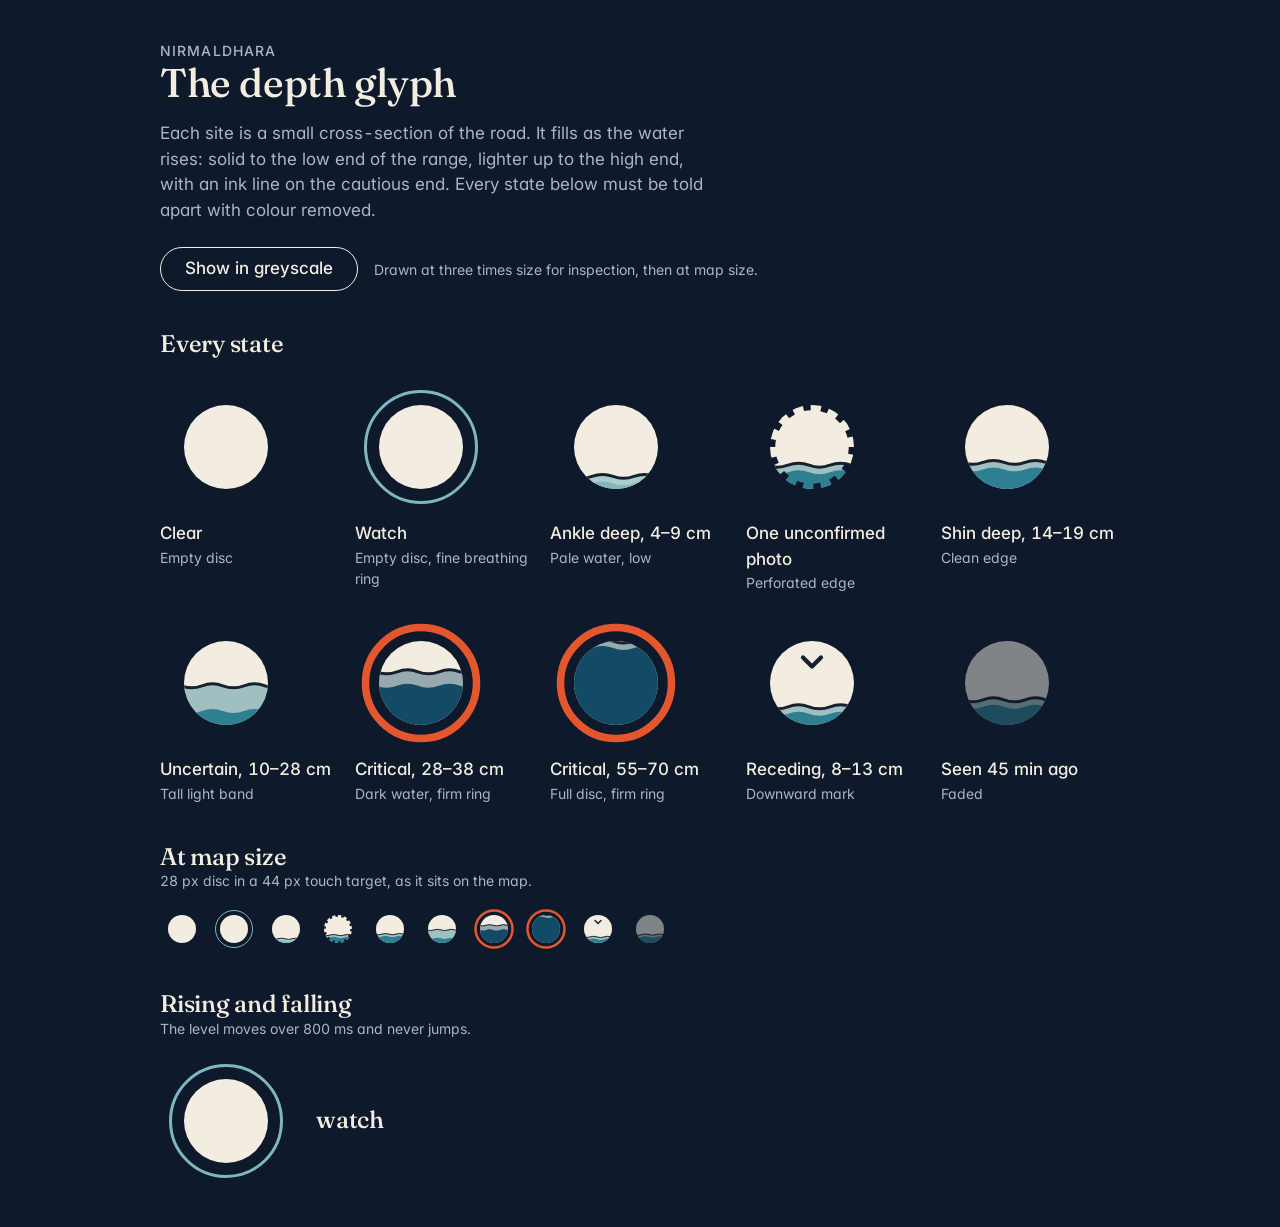
<file: web/glyph-gallery.html>
<!doctype html>
<html lang="en">
<head>
<meta charset="utf-8">
<meta name="viewport" content="width=device-width, initial-scale=1">
<title>Depth glyph gallery</title>
<link rel="preconnect" href="https://fonts.googleapis.com">
<link rel="preconnect" href="https://fonts.gstatic.com" crossorigin>
<link rel="stylesheet" href="https://fonts.googleapis.com/css2?family=Fraunces:opsz,wght@9..144,400..600&family=Inter:wght@400;500;600&display=swap">
<link rel="stylesheet" href="tokens.css">
<link rel="stylesheet" href="base.css">
<link rel="stylesheet" href="glyph.css">
<style>
  main { max-width: 62rem; margin: 0 auto; padding: var(--space-5) var(--gutter); }
  section { margin-top: var(--space-5); }
  .lede { max-width: var(--measure); color: var(--mist); margin-top: var(--space-3); }
  .grid { display: grid; grid-template-columns: repeat(auto-fill, minmax(10.5rem, 1fr)); gap: var(--space-4) var(--space-3); margin-top: var(--space-4); }
  .cell .big { width: 132px; height: 132px; }
  .cell .big .glyph { width: 132px; height: 132px; }
  .cell h3 { font-size: var(--size-body); font-weight: 500; margin-top: var(--space-2); }
  .strip { display: flex; flex-wrap: wrap; gap: var(--space-2); margin-top: var(--space-3); align-items: center; }
  .grey main { filter: grayscale(1); }
  .toolbar { display: flex; gap: var(--space-3); align-items: center; margin-top: var(--space-4); flex-wrap: wrap; }
  .live { display: flex; gap: var(--space-4); align-items: center; margin-top: var(--space-3); }
  .live .glyph { width: 132px; height: 132px; }
</style>
</head>
<body>
<main>
  <p class="label">NirmalDhara</p>
  <h1 class="display hero">The depth glyph</h1>
  <p class="lede">Each site is a small cross-section of the road. It fills as the water rises: solid to the low end of the range, lighter up to the high end, with an ink line on the cautious end. Every state below must be told apart with colour removed.</p>
  <div class="toolbar">
    <button class="button" id="grey" aria-pressed="false">Show in greyscale</button>
    <span class="muted small">Drawn at three times size for inspection, then at map size.</span>
  </div>

  <section>
    <h2 class="display title">Every state</h2>
    <div class="grid" id="grid"></div>
  </section>

  <section>
    <h2 class="display title">At map size</h2>
    <p class="muted small">28 px disc in a 44 px touch target, as it sits on the map.</p>
    <div class="strip" id="strip"></div>
  </section>

  <section>
    <h2 class="display title">Rising and falling</h2>
    <p class="muted small">The level moves over 800 ms and never jumps.</p>
    <div class="live"><div id="live"></div><p id="live-text" class="display title" aria-live="off"></p></div>
  </section>
</main>

<script type="module">
import { createGlyph, updateGlyph } from "./glyph.js";

const now = Date.now() / 1000;
const MIN = 60;
const site = (name, state, low, high, trusted, ageMin = 4) =>
  ({ name, state, low, high, trusted, updated: now - ageMin * MIN });

const STATES = [
  [site("Clear", "CLEAR", 0, 0, false), "Clear", "Empty disc"],
  [site("Watch", "WATCH", 0, 0, false), "Watch", "Empty disc, fine breathing ring"],
  [site("Ankle deep", "WARNING", 4, 9, true), "Ankle deep, 4–9 cm", "Pale water, low"],
  [site("One photo", "WARNING", 12, 17, false), "One unconfirmed photo", "Perforated edge"],
  [site("Shin deep", "WARNING", 14, 19, true), "Shin deep, 14–19 cm", "Clean edge"],
  [site("Wide range", "WARNING", 10, 28, true), "Uncertain, 10–28 cm", "Tall light band"],
  [site("Critical", "CRITICAL", 28, 38, true), "Critical, 28–38 cm", "Dark water, firm ring"],
  [site("Above the knee", "CRITICAL", 55, 70, true), "Critical, 55–70 cm", "Full disc, firm ring"],
  [site("Receding", "RECEDING", 8, 13, true), "Receding, 8–13 cm", "Downward mark"],
  [site("Stale", "WARNING", 13, 18, true, 45), "Seen 45 min ago", "Faded"],
];

const grid = document.getElementById("grid");
const strip = document.getElementById("strip");
for (const [data, title, tell] of STATES) {
  const cell = document.createElement("div");
  cell.className = "cell";
  const big = document.createElement("div");
  big.className = "big";
  big.append(createGlyph(data, now));
  cell.append(big);
  cell.insertAdjacentHTML("beforeend", `<h3>${title}</h3><p class="muted small">${tell}</p>`);
  grid.append(cell);
  strip.append(createGlyph(data, now));
}

document.getElementById("grey").addEventListener("click", (event) => {
  const on = document.body.classList.toggle("grey");
  event.currentTarget.setAttribute("aria-pressed", on);
  event.currentTarget.textContent = on ? "Show in colour" : "Show in greyscale";
});

// A site climbing through the bands and falling back, to show the motion.
const STEPS = [[0, 0, "WATCH"], [5, 10, "WARNING"], [14, 19, "WARNING"], [24, 29, "CRITICAL"],
               [29, 34, "CRITICAL"], [19, 24, "CRITICAL"], [7, 12, "RECEDING"], [0, 5, "RECEDING"], [0, 0, "CLEAR"]];
const live = createGlyph(site("Live", "WATCH", 0, 0, true), now);
document.getElementById("live").append(live);
let step = 0;
function advance() {
  const [low, high, state] = STEPS[step++ % STEPS.length];
  updateGlyph(live, { name: "Live", state, low, high, trusted: true, updated: Date.now() / 1000 });
  document.getElementById("live-text").textContent = high ? `${low}–${high} cm · ${state.toLowerCase()}` : state.toLowerCase();
}
advance();
setInterval(advance, 1800);
window.galleryReady = true;
</script>
</body>
</html>
</file>
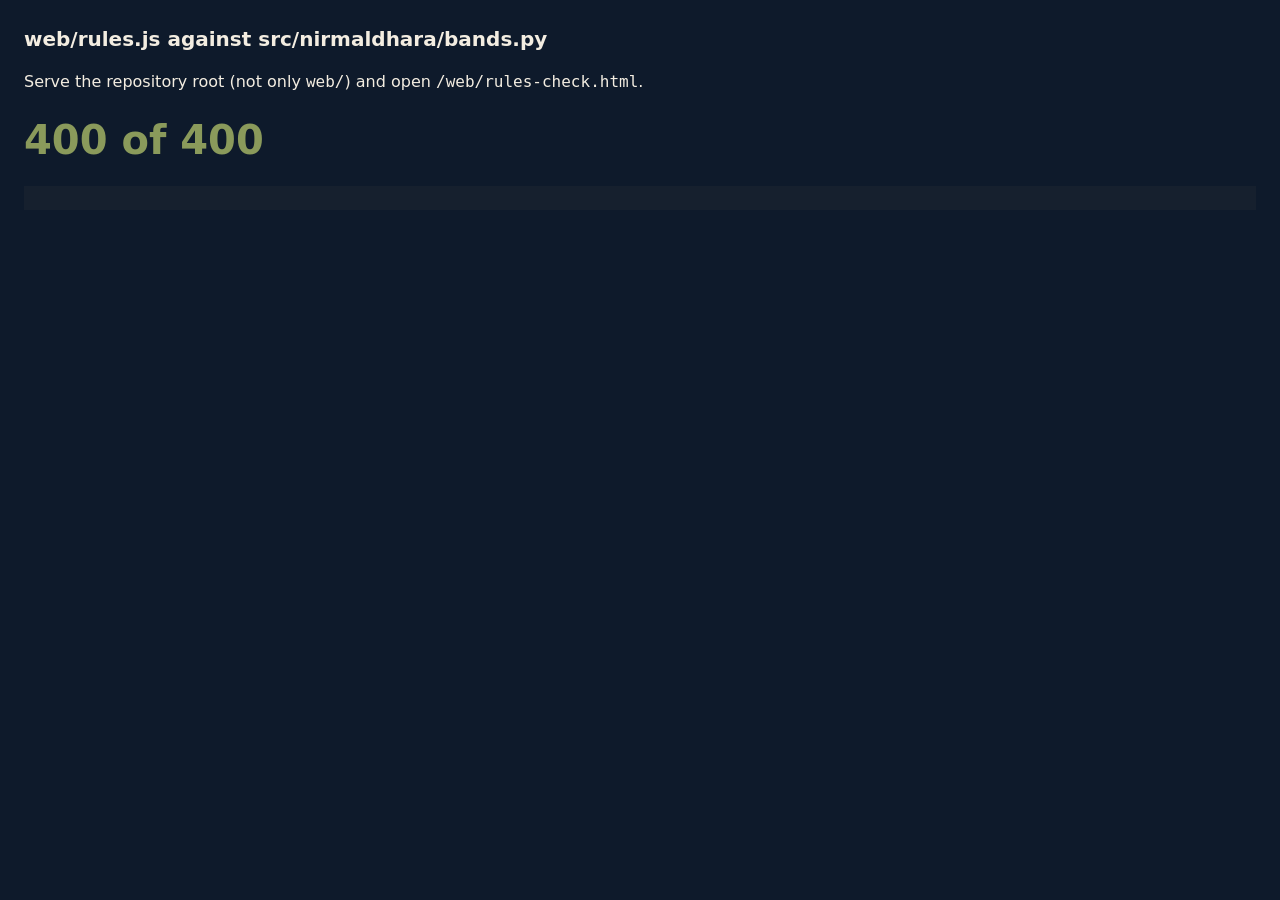
<file: web/rules-check.html>
<!doctype html>
<html lang="en">
<head>
<meta charset="utf-8">
<meta name="viewport" content="width=device-width, initial-scale=1">
<title>Rules check</title>
<style>
  body { font: 16px/1.5 system-ui, sans-serif; margin: 24px; background: #0E1A2B; color: #F3EDE1; }
  h1 { font-size: 20px; font-weight: 600; }
  #result { font-size: 40px; font-weight: 700; margin: 16px 0; }
  .ok { color: #8A9A5B; } .bad { color: #E4572E; }
  pre { background: #16202E; padding: 12px; overflow: auto; font-size: 13px; }
</style>
</head>
<body>
<h1>web/rules.js against src/nirmaldhara/bands.py</h1>
<p>Serve the repository root (not only <code>web/</code>) and open <code>/web/rules-check.html</code>.</p>
<div id="result">…</div>
<pre id="detail"></pre>
<script type="module">
import { bandFor, passability } from "./rules.js";

const result = document.getElementById("result");
const detail = document.getElementById("detail");
try {
  const { cases } = await (await fetch("../data/rule-cases.json")).json();
  const failures = [];
  for (const c of cases) {
    const band = bandFor(c.high);
    const answers = passability(c.low, c.high, c.confidence, c.moving);
    const wrong = Object.keys(c.answers).filter((v) => answers[v] !== c.answers[v]);
    if (band !== c.band || wrong.length) {
      failures.push(`low ${c.low} high ${c.high} conf ${c.confidence} moving ${c.moving}: ` +
        `band ${band} (want ${c.band}); ` +
        wrong.map((v) => `${v} ${answers[v]} (want ${c.answers[v]})`).join(", "));
    }
  }
  const passed = cases.length - failures.length;
  result.textContent = `${passed} of ${cases.length}`;
  result.className = failures.length ? "bad" : "ok";
  detail.textContent = failures.slice(0, 20).join("\n");
  window.rulesCheck = { passed, total: cases.length };
} catch (error) {
  result.textContent = "could not run";
  result.className = "bad";
  detail.textContent = String(error);
  window.rulesCheck = { error: String(error) };
}
</script>
</body>
</html>
</file>
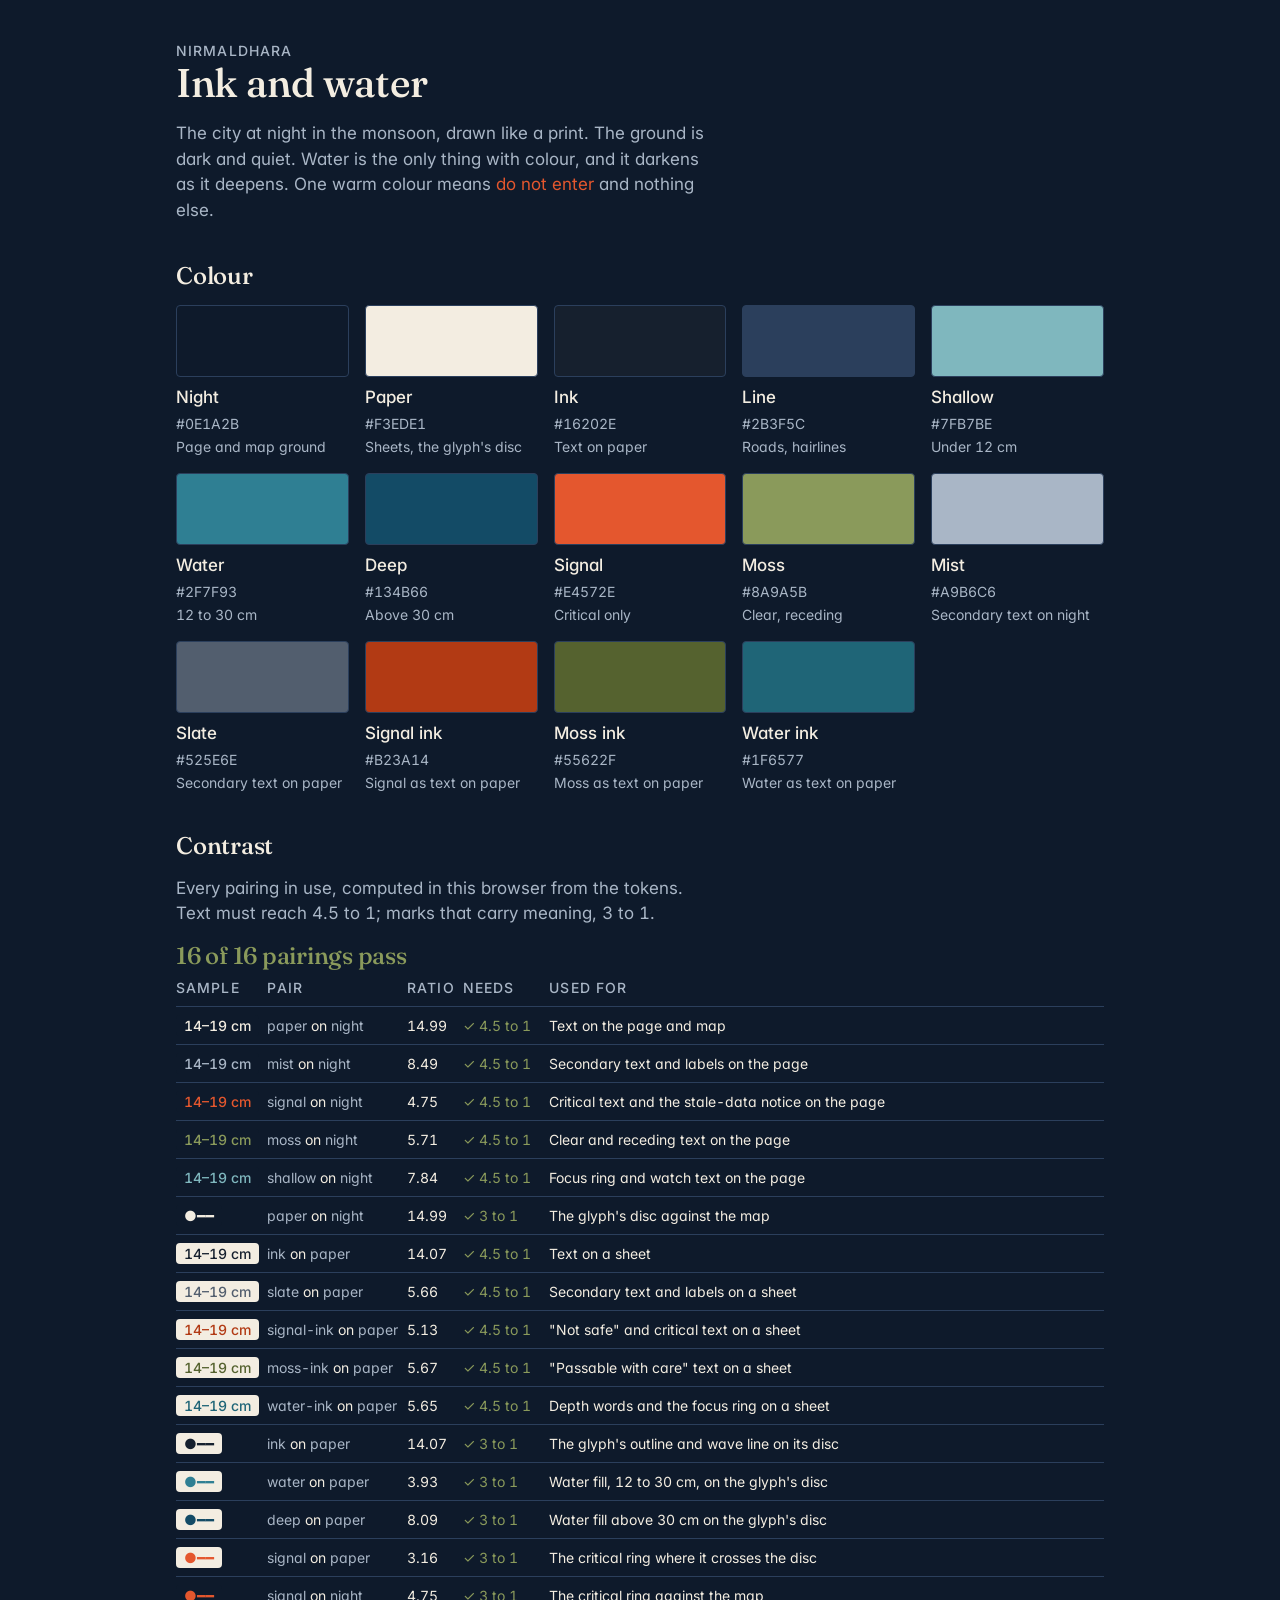
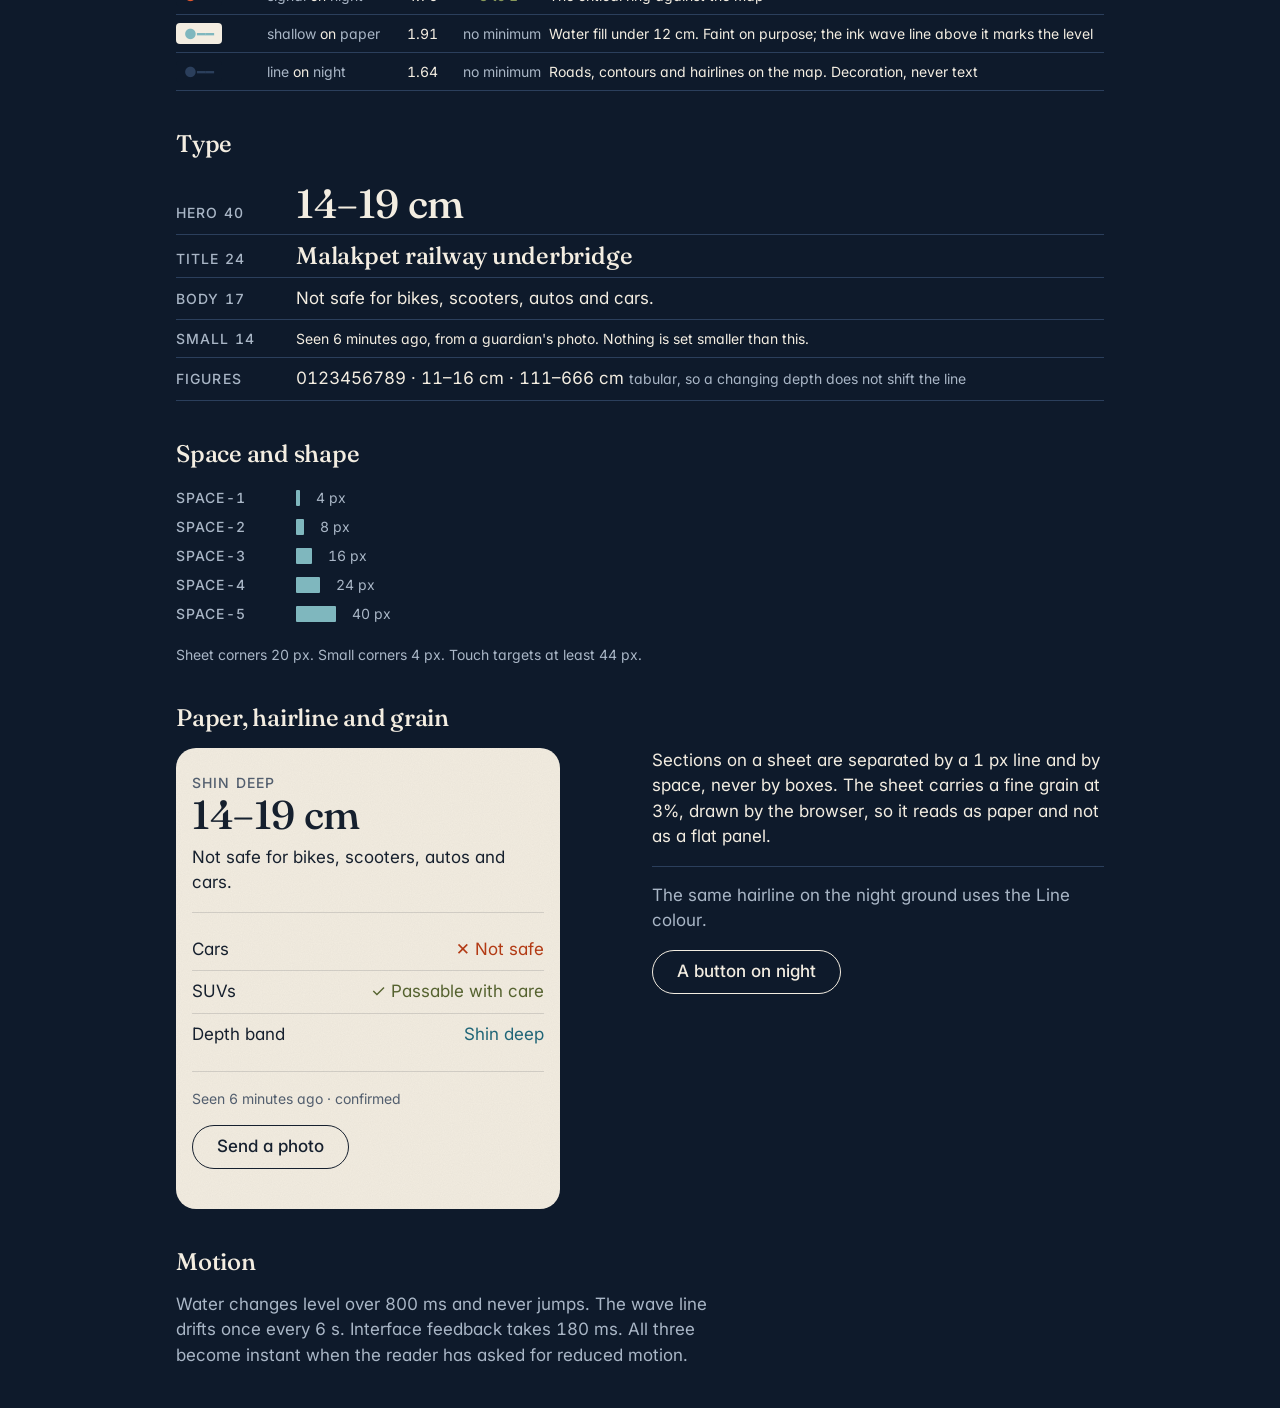
<file: web/styleguide.html>
<!doctype html>
<html lang="en">
<head>
<meta charset="utf-8">
<meta name="viewport" content="width=device-width, initial-scale=1">
<title>NirmalDhara style guide</title>
<link rel="preconnect" href="https://fonts.googleapis.com">
<link rel="preconnect" href="https://fonts.gstatic.com" crossorigin>
<link rel="stylesheet" href="https://fonts.googleapis.com/css2?family=Fraunces:opsz,wght@9..144,400..600&family=Inter:wght@400;500;600&display=swap">
<link rel="stylesheet" href="tokens.css">
<link rel="stylesheet" href="base.css">
<style>
  main { max-width: 60rem; margin: 0 auto; padding: var(--space-5) var(--gutter); }
  section { margin-top: var(--space-5); }
  section > h2 { margin-bottom: var(--space-3); }
  .lede { max-width: var(--measure); color: var(--mist); }

  .swatches { display: grid; grid-template-columns: repeat(auto-fill, minmax(9.5rem, 1fr)); gap: var(--space-3); }
  .swatch .chip { height: 4.5rem; border-radius: var(--radius-small); border: var(--hairline) solid var(--line); }
  .swatch .name { margin-top: var(--space-2); font-weight: 500; }
  .swatch code, td code { font: inherit; font-size: var(--size-small); color: var(--mist); }

  table { width: 100%; border-collapse: collapse; font-size: var(--size-small); }
  th { text-align: left; font-weight: 500; letter-spacing: var(--tracking-label); text-transform: uppercase; color: var(--mist); }
  th, td { padding: var(--space-2) var(--space-2) var(--space-2) 0; border-bottom: var(--hairline) solid var(--line); vertical-align: middle; }
  td.sample span { display: inline-block; padding: 0 var(--space-2); border-radius: var(--radius-small); font-weight: 500; white-space: nowrap; }
  td.ratio, td.needs { font-variant-numeric: tabular-nums; white-space: nowrap; }
  .pass { color: var(--moss); } .fail { color: var(--signal); }
  .scroll { overflow-x: auto; }

  .type-row { display: grid; grid-template-columns: 6.5rem 1fr; gap: var(--space-3); align-items: baseline; padding: var(--space-2) 0; border-bottom: var(--hairline) solid var(--line); }
  .space-row { display: flex; align-items: center; gap: var(--space-3); padding: var(--space-1) 0; }
  .space-row i { display: block; height: var(--space-3); background: var(--shallow); border-radius: 1px; }

  .demo-sheet { max-width: 24rem; border-radius: var(--radius-sheet); }
  .rows li { display: flex; justify-content: space-between; gap: var(--space-3); padding: var(--space-2) 0; }
  .rows li + li { border-top: var(--hairline) solid var(--rule-on-paper); }
  .two { display: grid; grid-template-columns: repeat(auto-fit, minmax(17rem, 1fr)); gap: var(--space-4); align-items: start; }
</style>
</head>
<body>
<main>
  <p class="label">NirmalDhara</p>
  <h1 class="display hero">Ink and water</h1>
  <p class="lede" style="margin-top: var(--space-3)">The city at night in the monsoon, drawn like a print. The ground is dark and quiet. Water is the only thing with colour, and it darkens as it deepens. One warm colour means <span class="is-critical">do not enter</span> and nothing else.</p>

  <section>
    <h2 class="display title">Colour</h2>
    <div class="swatches" id="swatches"></div>
  </section>

  <section>
    <h2 class="display title">Contrast</h2>
    <p class="lede" style="margin-bottom: var(--space-3)">Every pairing in use, computed in this browser from the tokens. Text must reach 4.5 to 1; marks that carry meaning, 3 to 1.</p>
    <p id="summary" class="display title" aria-live="polite">…</p>
    <div class="scroll"><table>
      <thead><tr><th>Sample</th><th>Pair</th><th>Ratio</th><th>Needs</th><th>Used for</th></tr></thead>
      <tbody id="pairs"></tbody>
    </table></div>
  </section>

  <section>
    <h2 class="display title">Type</h2>
    <div class="type-row"><span class="label">Hero 40</span><span class="display hero">14–19 cm</span></div>
    <div class="type-row"><span class="label">Title 24</span><span class="display title">Malakpet railway underbridge</span></div>
    <div class="type-row"><span class="label">Body 17</span><span>Not safe for bikes, scooters, autos and cars.</span></div>
    <div class="type-row"><span class="label">Small 14</span><span class="small">Seen 6 minutes ago, from a guardian's photo. Nothing is set smaller than this.</span></div>
    <div class="type-row"><span class="label">Figures</span><span>0123456789 · 11–16 cm · 111–666 cm <span class="muted small">tabular, so a changing depth does not shift the line</span></span></div>
  </section>

  <section>
    <h2 class="display title">Space and shape</h2>
    <div id="spaces"></div>
    <p class="muted small" style="margin-top: var(--space-3)">Sheet corners 20 px. Small corners 4 px. Touch targets at least 44 px.</p>
  </section>

  <section>
    <h2 class="display title">Paper, hairline and grain</h2>
    <div class="two">
      <div class="paper sheet demo-sheet">
        <p class="label">Shin deep</p>
        <p class="display hero">14–19 cm</p>
        <p style="margin-top: var(--space-2)">Not safe for bikes, scooters, autos and cars.</p>
        <hr class="rule">
        <ul class="rows">
          <li><span>Cars</span><span class="is-critical">✕ Not safe</span></li>
          <li><span>SUVs</span><span class="is-clear">✓ Passable with care</span></li>
          <li><span>Depth band</span><span class="is-water">Shin deep</span></li>
        </ul>
        <hr class="rule">
        <p class="muted small">Seen 6 minutes ago · confirmed</p>
        <p style="margin-top: var(--space-3)"><button class="button">Send a photo</button></p>
      </div>
      <div class="stack">
        <p>Sections on a sheet are separated by a 1 px line and by space, never by boxes. The sheet carries a fine grain at 3%, drawn by the browser, so it reads as paper and not as a flat panel.</p>
        <hr class="rule">
        <p class="muted">The same hairline on the night ground uses the Line colour.</p>
        <p><button class="button">A button on night</button></p>
      </div>
    </div>
  </section>

  <section>
    <h2 class="display title">Motion</h2>
    <p class="lede">Water changes level over 800 ms and never jumps. The wave line drifts once every 6 s. Interface feedback takes 180 ms. All three become instant when the reader has asked for reduced motion.</p>
  </section>
</main>

<script type="module">
const css = getComputedStyle(document.documentElement);
const token = (name) => css.getPropertyValue(`--${name}`).trim();

function luminance(hex) {
  const [r, g, b] = [1, 3, 5].map((i) => parseInt(hex.slice(i, i + 2), 16) / 255)
    .map((c) => (c <= 0.03928 ? c / 12.92 : ((c + 0.055) / 1.055) ** 2.4));
  return 0.2126 * r + 0.7152 * g + 0.0722 * b;
}
function ratio(a, b) {
  const [hi, lo] = [luminance(a), luminance(b)].sort((x, y) => y - x);
  return (hi + 0.05) / (lo + 0.05);
}

const COLOURS = [
  ["night", "Night", "Page and map ground"], ["paper", "Paper", "Sheets, the glyph's disc"],
  ["ink", "Ink", "Text on paper"], ["line", "Line", "Roads, hairlines"],
  ["shallow", "Shallow", "Under 12 cm"], ["water", "Water", "12 to 30 cm"],
  ["deep", "Deep", "Above 30 cm"], ["signal", "Signal", "Critical only"],
  ["moss", "Moss", "Clear, receding"], ["mist", "Mist", "Secondary text on night"],
  ["slate", "Slate", "Secondary text on paper"], ["signal-ink", "Signal ink", "Signal as text on paper"],
  ["moss-ink", "Moss ink", "Moss as text on paper"], ["water-ink", "Water ink", "Water as text on paper"],
];
document.getElementById("swatches").innerHTML = COLOURS.map(([id, name, use]) => `
  <div class="swatch">
    <div class="chip" style="background: var(--${id})"></div>
    <p class="name">${name}</p>
    <p><code>${token(id)}</code></p>
    <p class="muted small">${use}</p>
  </div>`).join("");

document.getElementById("spaces").innerHTML = [1, 2, 3, 4, 5].map((n) => `
  <div class="space-row"><span class="label" style="width: 6.5rem">space-${n}</span>
  <i style="width: var(--space-${n})"></i><span class="muted small">${[4, 8, 16, 24, 40][n - 1]} px</span></div>`).join("");

const { pairs } = await (await fetch("contrast-pairs.json")).json();
let failed = 0;
document.getElementById("pairs").innerHTML = pairs.map((p) => {
  const value = ratio(token(p.fg), token(p.bg));
  const ok = p.min === null || value >= p.min;
  if (!ok) failed++;
  const verdict = p.min === null ? `<span class="muted">no minimum</span>`
    : `<span class="${ok ? "pass" : "fail"}">${ok ? "✓" : "✕"} ${p.min} to 1</span>`;
  return `<tr>
    <td class="sample"><span style="color: var(--${p.fg}); background: var(--${p.bg})">${p.min === 4.5 ? "14–19 cm" : "●━━"}</span></td>
    <td><code>${p.fg}</code> on <code>${p.bg}</code></td>
    <td class="ratio">${value.toFixed(2)}</td><td class="needs">${verdict}</td><td>${p.use}</td></tr>`;
}).join("");
const checked = pairs.filter((p) => p.min !== null).length;
const summary = document.getElementById("summary");
summary.textContent = failed ? `${failed} of ${checked} pairings fail` : `${checked} of ${checked} pairings pass`;
summary.className = `display title ${failed ? "fail" : "pass"}`;
window.contrastCheck = { checked, failed };
</script>
</body>
</html>
</file>
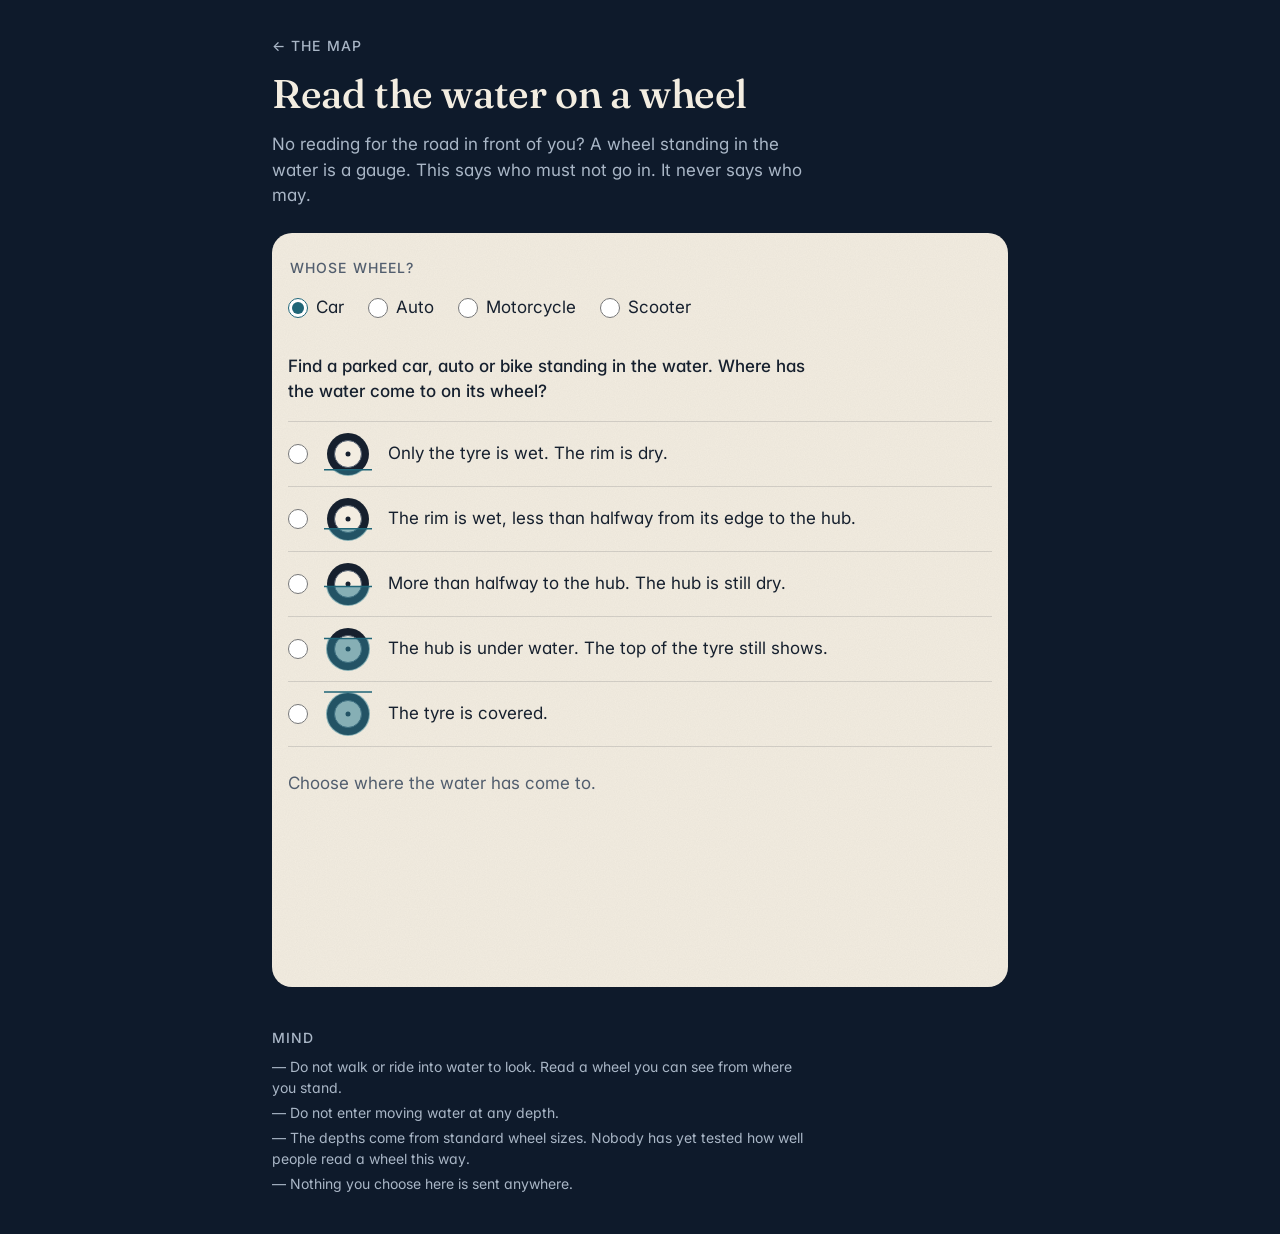
<file: web/wheel.html>
<!doctype html>
<html lang="en">
<head>
<meta charset="utf-8">
<meta name="viewport" content="width=device-width, initial-scale=1, viewport-fit=cover">
<meta name="theme-color" content="#0E1A2B">
<title>Read the water on a wheel · NirmalDhara</title>
<meta name="description" content="A wheel standing in floodwater is a gauge. Pick where the water has come to, and see who must not go in.">
<link rel="preconnect" href="https://fonts.googleapis.com">
<link rel="preconnect" href="https://fonts.gstatic.com" crossorigin>
<link rel="stylesheet" href="https://fonts.googleapis.com/css2?family=Fraunces:opsz,wght@9..144,400..600&family=Inter:wght@400;500;600&display=swap">
<link rel="stylesheet" href="tokens.css">
<link rel="stylesheet" href="base.css">
<link rel="stylesheet" href="offenders.css">
<link rel="stylesheet" href="wheel.css">
</head>
<body class="offenders-page wheel-page">
<header class="page-head">
  <a class="back label" href="./">← The map</a>
  <h1 class="display hero">Read the water on a wheel</h1>
  <p class="lede">No reading for the road in front of you? A wheel standing in the water is a gauge. This says who must not go in. It never says who may.</p>
</header>

<main>
  <form class="paper sheet wheel-form" id="wheel-form">
    <fieldset class="pick">
      <legend class="label">Whose wheel?</legend>
      <div class="pick-row" id="wheels"></div>
    </fieldset>
    <fieldset class="pick">
      <legend class="pick-ask" id="ask"></legend>
      <div class="pick-column" id="marks"></div>
    </fieldset>
    <section class="said" id="said" role="status" aria-live="polite"></section>
  </form>

  <section class="not-shown" aria-labelledby="mind-title">
    <h2 class="label" id="mind-title">Mind</h2>
    <ul class="plain muted small measure">
      <li>Do not walk or ride into water to look. Read a wheel you can see from where you stand.</li>
      <li>Do not enter moving water at any depth.</li>
      <li>The depths come from standard wheel sizes. Nobody has yet tested how well people read a wheel this way.</li>
      <li>Nothing you choose here is sent anywhere.</li>
    </ul>
  </section>
</main>

<script>
// Keeps this page for when there is no signal (sw.js), as the map does. Needs HTTPS or localhost.
if ("serviceWorker" in navigator) {
  window.addEventListener("load", () => navigator.serviceWorker.register("sw.js").catch(() => {}));
}
</script>
<script type="module">
import { startPage } from "./wheel.js";

startPage(document);
</script>
</body>
</html>
</file>
<file: web/tokens.css>
/* NirmalDhara design tokens: "ink and water".
 *
 * The city at night in the monsoon, drawn like a print. The ground is dark and quiet. Water
 * is the only thing with colour, and it gets darker as it gets deeper, as water does.
 * One warm colour, Signal, means "do not enter" and nothing else.
 *
 * Every text and background pairing in use is listed in contrast-pairs.json and checked by
 * tests/test_contrast.py and by styleguide.html. Add a pair there before using a new one.
 */

:root {
  /* --- Palette ------------------------------------------------------------------------ */
  --night: #0E1A2B;        /* page and map ground */
  --paper: #F3EDE1;        /* sheets, cards, the glyph's disc; text on night */
  --ink: #16202E;          /* text and outlines on paper */
  --line: #2B3F5C;         /* roads, contours, hairlines on night. Never text */

  --shallow: #7FB7BE;      /* under 12 cm; a watch */
  --water: #2F7F93;        /* 12 to 30 cm */
  --deep: #134B66;         /* above 30 cm */

  --signal: #E4572E;       /* critical only: rings, and text on night */
  --moss: #8A9A5B;         /* clear, receding, "passable with care": marks, and text on night */

  /* Text colours derived for the ground they sit on. The base hues above fail 4.5:1 there. */
  --mist: #A9B6C6;         /* secondary text on night */
  --slate: #525E6E;        /* secondary text on paper */
  --signal-ink: #B23A14;   /* Signal as text on paper */
  --moss-ink: #55622F;     /* Moss as text on paper */
  --water-ink: #1F6577;    /* Water as text on paper */

  /* The map's own two tones, a step off Night. Used only in style.json, which cannot read
     these variables: tests/test_map_style.py keeps the two files in agreement. */
  --map-water: #16304A;    /* lakes and rivers: visible, never competing with flood water */
  --map-land: #122236;     /* parks, woods, buildings at high zoom */

  /* Water is always drawn on paper, never straight onto night: Deep on night is 1.85:1 and
     would make the deepest water the hardest to see. */
  --glyph-ground: var(--paper);
  --glyph-outline: var(--ink);

  --rule-on-night: var(--line);
  --rule-on-paper: rgb(22 32 46 / 0.14);
  --scrim: rgb(14 26 43 / 0.55);

  /* --- Type --------------------------------------------------------------------------- */
  --font-display: "Fraunces", "Iowan Old Style", "Palatino Linotype", Georgia, serif;
  --font-text: "Inter", system-ui, -apple-system, "Segoe UI", Roboto, sans-serif;

  --size-hero: 2.5rem;     /* 40px: the one number on a sheet */
  --size-title: 1.5rem;    /* 24px: a site's name */
  --size-body: 1.0625rem;  /* 17px */
  --size-small: 0.875rem;  /* 14px: the floor. Nothing smaller, anywhere */

  --leading-tight: 1.1;
  --leading-body: 1.5;
  --tracking-label: 0.08em;

  /* --- Space, 4 8 16 24 40 ------------------------------------------------------------- */
  --space-1: 0.25rem;
  --space-2: 0.5rem;
  --space-3: 1rem;
  --space-4: 1.5rem;
  --space-5: 2.5rem;

  --gutter: var(--space-3);
  --measure: 34rem;        /* widest a column of text gets */
  --touch: 2.75rem;        /* 44px: the smallest thing a finger is asked to hit */

  /* --- Shape -------------------------------------------------------------------------- */
  --radius-sheet: 1.25rem;
  --radius-small: 0.25rem;
  --hairline: 1px;

  /* --- Motion ------------------------------------------------------------------------- */
  --rise: 800ms;           /* water changing level. It never jumps */
  --drift: 6s;             /* one cycle of the wave line */
  --quick: 180ms;          /* interface feedback */
  --ease-out: cubic-bezier(0.22, 1, 0.36, 1);

  /* --- Layers ------------------------------------------------------------------------- */
  --z-map: 0;
  --z-chrome: 10;
  --z-scrim: 20;
  --z-sheet: 30;

  color-scheme: dark;
}

@media (prefers-reduced-motion: reduce) {
  :root {
    --rise: 0ms;
    --drift: 0s;
    --quick: 0ms;
  }
}
</file>
<file: web/base.css>
/* Base styles shared by every page. Colours and sizes come from tokens.css only.
 *
 * Fonts: each page links Fraunces and Inter from Google Fonts in its <head>. If they do not
 * load, the fallbacks in --font-display and --font-text are close in width and weight.
 */

*,
*::before,
*::after {
  box-sizing: border-box;
}

html {
  -webkit-text-size-adjust: 100%;
  text-size-adjust: 100%;
}

body {
  margin: 0;
  min-height: 100dvh;
  background: var(--night);
  color: var(--paper);
  font-family: var(--font-text);
  font-size: var(--size-body);
  line-height: var(--leading-body);
  font-feature-settings: "tnum" 1, "cv11" 1;   /* figures that do not jump as depth changes */
  -webkit-font-smoothing: antialiased;
}

h1, h2, h3, p, ul, ol, figure {
  margin: 0;
}

ul, ol {
  padding: 0;
  list-style: none;
}

img, svg {
  display: block;
  max-width: 100%;
}

button {
  font: inherit;
  color: inherit;
}

a {
  color: inherit;
  text-underline-offset: 0.2em;
}

/* --- Type ------------------------------------------------------------------------------ */

.display {
  font-family: var(--font-display);
  font-optical-sizing: auto;
  font-weight: 500;
  line-height: var(--leading-tight);
  letter-spacing: -0.01em;
  text-wrap: balance;
}

.hero {
  font-size: var(--size-hero);
}

.title {
  font-size: var(--size-title);
}

.small {
  font-size: var(--size-small);
}

/* A quiet capital label above a value: "SEEN", "DEPTH". */
.label {
  font-size: var(--size-small);
  font-weight: 500;
  letter-spacing: var(--tracking-label);
  text-transform: uppercase;
  color: var(--mist);
}

.muted {
  color: var(--mist);
}

.stack > * + * {
  margin-top: var(--space-3);
}

.stack-tight > * + * {
  margin-top: var(--space-2);
}

.measure {
  max-width: var(--measure);
}

/* --- Paper: sheets and cards ------------------------------------------------------------ */

.paper {
  position: relative;
  isolation: isolate;
  background: var(--paper);
  color: var(--ink);
  color-scheme: light;
}

/* The grain: fine noise at 3%, drawn by the browser so there is no image to fetch. */
.paper::before {
  content: "";
  position: absolute;
  inset: 0;
  z-index: -1;
  border-radius: inherit;
  opacity: 0.03;
  pointer-events: none;
  background-image: url("data:image/svg+xml,%3Csvg xmlns='http://www.w3.org/2000/svg' width='160' height='160'%3E%3Cfilter id='n'%3E%3CfeTurbulence type='fractalNoise' baseFrequency='0.9' numOctaves='2' stitchTiles='stitch'/%3E%3CfeColorMatrix values='0 0 0 0 0  0 0 0 0 0  0 0 0 0 0  0 0 0 1 0'/%3E%3C/filter%3E%3Crect width='160' height='160' filter='url(%23n)'/%3E%3C/svg%3E");
}

.paper .label,
.paper .muted {
  color: var(--slate);
}

.sheet {
  border-radius: var(--radius-sheet) var(--radius-sheet) 0 0;
  padding: var(--space-4) var(--gutter) var(--space-5);
}

/* --- Hairlines, not boxes --------------------------------------------------------------- */

.rule {
  border: 0;
  height: var(--hairline);
  margin: var(--space-3) 0;
  background: var(--rule-on-night);
}

.paper .rule {
  background: var(--rule-on-paper);
}

/* --- Meaning in colour, always with a word beside it ------------------------------------ */

.is-critical { color: var(--signal); }
.is-clear { color: var(--moss); }
.paper .is-critical { color: var(--signal-ink); }
.paper .is-clear { color: var(--moss-ink); }
.paper .is-water { color: var(--water-ink); }

/* --- Controls --------------------------------------------------------------------------- */

.button {
  display: inline-flex;
  align-items: center;
  justify-content: center;
  gap: var(--space-2);
  min-height: var(--touch);
  padding: 0 var(--space-4);
  border: var(--hairline) solid currentColor;
  border-radius: 999px;
  background: transparent;
  font-weight: 500;
  cursor: pointer;
  transition: background var(--quick) var(--ease-out), color var(--quick) var(--ease-out);
}

.button:hover {
  background: var(--paper);
  color: var(--ink);
}

.paper .button:hover {
  background: var(--ink);
  color: var(--paper);
}

:focus-visible {
  outline: 2px solid var(--shallow);
  outline-offset: 3px;
}

.paper :focus-visible {
  outline-color: var(--water-ink);
}

.visually-hidden {
  position: absolute;
  width: 1px;
  height: 1px;
  overflow: hidden;
  clip-path: inset(50%);
  white-space: nowrap;
}

@media (prefers-reduced-motion: reduce) {
  * {
    animation-duration: 0.001ms !important;
    animation-iteration-count: 1 !important;
    transition-duration: 0.001ms !important;
  }
}
</file>
<file: web/glyph.css>
/* The depth glyph. Structure is built in glyph.js; everything visual is here. */

.glyph {
  display: block;
  overflow: visible;
  transition: opacity var(--quick) var(--ease-out);
}

.glyph-disc {
  fill: var(--glyph-ground);
}

/* --- Water ------------------------------------------------------------------------------ */

.glyph-level {
  transition: transform var(--rise) var(--ease-out);
}

.glyph-solid .glyph-wave { fill: var(--water); }
.glyph-band .glyph-wave { fill: var(--water); opacity: 0.42; }

.glyph[data-tone="shallow"] .glyph-solid .glyph-wave,
.glyph[data-tone="shallow"] .glyph-band .glyph-wave { fill: var(--shallow); }
.glyph[data-tone="shallow"] .glyph-band .glyph-wave { opacity: 0.6; }

.glyph[data-tone="deep"] .glyph-solid .glyph-wave,
.glyph[data-tone="deep"] .glyph-band .glyph-wave { fill: var(--deep); }

/* The ink line on the high end of the range: the cautious answer is the one drawn sharpest. */
.glyph-surface .glyph-wave {
  fill: none;
  stroke: var(--glyph-outline);
  stroke-width: 1;
  stroke-linecap: round;
}

.glyph[data-tone="none"] .glyph-level {
  visibility: hidden;
}

/* Only water drifts, and only where there is water. One period sideways, then again. */
.glyph:not([data-tone="none"]) .glyph-wave {
  animation: glyph-drift var(--drift) linear infinite;
}

.glyph:not([data-tone="none"]) .glyph-solid .glyph-wave {
  animation-direction: reverse;      /* the two layers slide past each other */
  animation-duration: calc(var(--drift) * 1.4);
}

@keyframes glyph-drift {
  to { transform: translateX(14px); }
}

/* --- Edge: trust ------------------------------------------------------------------------ */

.glyph-edge {
  fill: none;
  stroke: var(--night);
  stroke-width: 0;
}

/* Unconfirmed: the ground colour bites into the disc, like the edge of a stamp. */
.glyph[data-unconfirmed] .glyph-edge {
  stroke-width: 3.5;
  stroke-dasharray: 2.6 3.68;        /* 14 bites round a 28 px disc */
}

/* --- Ring: urgency ---------------------------------------------------------------------- */

.glyph-ring {
  fill: none;
  stroke: none;
  transform-origin: center;
  transform-box: fill-box;
}

.glyph[data-ring="watch"] .glyph-ring {
  stroke: var(--shallow);
  stroke-width: 1;
  animation: glyph-breathe 3.2s ease-in-out infinite;
}

/* Two and a half times the watch ring's weight, so the two are told apart by weight alone
   when colour is removed, not only by whether the disc is filled. */
.glyph[data-ring="critical"] .glyph-ring {
  stroke: var(--signal);
  stroke-width: 2.5;
}

@keyframes glyph-breathe {
  0%, 100% { opacity: 0.9; transform: scale(0.92); }
  50% { opacity: 0.35; transform: scale(1.06); }
}

/* --- Receding and stale ----------------------------------------------------------------- */

.glyph-falling {
  fill: none;
  stroke: var(--glyph-outline);
  stroke-width: 1.4;
  stroke-linecap: round;
  stroke-linejoin: round;
  visibility: hidden;
}

.glyph[data-falling] .glyph-falling {
  visibility: visible;
}

.glyph[data-stale] {
  opacity: 0.5;
}

@media (prefers-reduced-motion: reduce) {
  .glyph .glyph-wave,
  .glyph .glyph-ring {
    animation: none !important;
  }
}
</file>
<file: web/offenders.css>
/* The repeat offenders page: a paper sheet of ranked places on the night ground. */

.offenders-page {
  padding-bottom: calc(var(--space-5) + env(safe-area-inset-bottom));
}

.page-head,
main {
  width: min(100% - 2 * var(--gutter), 46rem);
  margin-inline: auto;
}

.page-head {
  padding-top: calc(var(--space-4) + env(safe-area-inset-top));
}

.back {
  display: inline-block;
  min-height: var(--touch);
  line-height: var(--touch);
  text-decoration: none;
}

.page-head .hero {
  margin-top: var(--space-1);
  font-size: clamp(1.75rem, 6.5vw, var(--size-hero));
}

.lede {
  margin-top: var(--space-3);
  color: var(--mist);
  max-width: var(--measure);
}

.sample-banner {
  margin-top: var(--space-3);
  padding: var(--space-2) var(--space-3);
  border: var(--hairline) solid var(--signal);
  border-radius: var(--radius-small);
  color: var(--signal);
  font-size: var(--size-small);
  font-weight: 500;
}

.data-status {
  margin-top: var(--space-2);
  color: var(--signal);
  font-size: var(--size-small);
  font-weight: 500;
}

.board {
  margin-top: var(--space-4);
  border-radius: var(--radius-sheet);
  padding: var(--space-4) var(--gutter);
}

.summary {
  font-size: var(--size-small);
  color: var(--slate);
  margin-bottom: var(--space-2);
}

.offenders {
  margin: 0;
}

.offender {
  display: grid;
  grid-template-columns: 2rem 1fr;
  gap: var(--space-1) var(--space-3);
  align-items: start;
  padding: var(--space-3) 0;
}

.offender + .offender {
  border-top: var(--hairline) solid var(--rule-on-paper);
}

.offender-rank {
  font-size: var(--size-title);
  color: var(--slate);
  font-variant-numeric: tabular-nums;
}

.offender-name {
  font-size: 1.25rem;
}

.offender-facts {
  margin-top: var(--space-1);
  font-weight: 500;
}

.offender-meta {
  margin-top: var(--space-1);
}

.strip {
  grid-column: 2;
  margin-top: var(--space-2);
  max-width: 100%;
  height: 36px;
  overflow: visible;
}

/* Blue darkens with depth, as on the glyph. Drawn on paper, where all three read. */
.mark {
  fill: var(--water);
}

.mark[data-tone="shallow"] { fill: var(--shallow); }
.mark[data-tone="deep"] { fill: var(--deep); }

/* An unconfirmed flood is an outline. Its depth is a single photo's word. */
.mark.is-unconfirmed {
  fill: none;
  stroke: var(--ink);
  stroke-width: 1.2;
  stroke-dasharray: 3 2;
}

.plain {
  list-style: none;
  padding: 0;
}

.plain li + li {
  margin-top: var(--space-1);
}

.board-inner .label {
  margin-top: var(--space-4);
}

.not-shown {
  margin-top: var(--space-5);
}

.not-shown .plain {
  margin-top: var(--space-2);
}

.not-shown .plain li::before {
  content: "— ";
}

@media (min-width: 46rem) {
  .offender {
    grid-template-columns: 2.5rem 1fr auto;
    align-items: center;
  }

  .strip {
    grid-column: 3;
    margin-top: 0;
  }
}
</file>
<file: web/wheel.css>
/* The wheel page: two questions on a paper sheet, and what the answer rules out. It shares its
   head, back link and closing notes with the repeat-floods page (offenders.css). */

.wheel-form {
  margin-top: var(--space-4);
  border-radius: var(--radius-sheet);
  padding: var(--space-4) var(--gutter);
}

.pick {
  border: 0;
  margin: 0;
  padding: 0;
  min-width: 0;
}

.pick + .pick {
  margin-top: var(--space-4);
}

.pick-ask {
  padding: 0;
  font-weight: 500;
  max-width: var(--measure);
}

.pick-row {
  display: flex;
  flex-wrap: wrap;
  gap: var(--space-2) var(--space-4);
  margin-top: var(--space-2);
}

.pick-column {
  margin-top: var(--space-3);
}

.pick-one {
  display: flex;
  align-items: center;
  gap: var(--space-2);
  min-height: var(--touch);
  cursor: pointer;
}

.pick-one input {
  flex: none;
  width: 1.25rem;
  height: 1.25rem;
  margin: 0;
  accent-color: var(--water-ink);
}

.pick-mark {
  gap: var(--space-3);
  padding-block: var(--space-2);
  border-top: var(--hairline) solid var(--rule-on-paper);
}

.pick-mark:last-child {
  border-bottom: var(--hairline) solid var(--rule-on-paper);
}

.mark-art {
  flex: none;
}

.art-tyre {
  fill: var(--ink);
}

.art-rim {
  fill: var(--paper);
  stroke: var(--slate);
  stroke-width: 1;
}

.art-hub {
  fill: var(--ink);
}

.art-water {
  fill: var(--water);
  opacity: 0.55;
}

.art-level {
  stroke: var(--water-ink);
  stroke-width: 1.5;
}

.said {
  margin-top: var(--space-4);
  min-height: 12rem;
}

.said-depth {
  color: var(--water-ink);
}

.verdicts {
  margin: var(--space-3) 0 0;
  padding: 0;
  list-style: none;
}

.verdicts li {
  display: flex;
  justify-content: space-between;
  gap: var(--space-3);
  padding-block: var(--space-2);
  border-top: var(--hairline) solid var(--rule-on-paper);
}

.verdicts strong {
  font-weight: 600;
  text-align: right;
}
</file>
